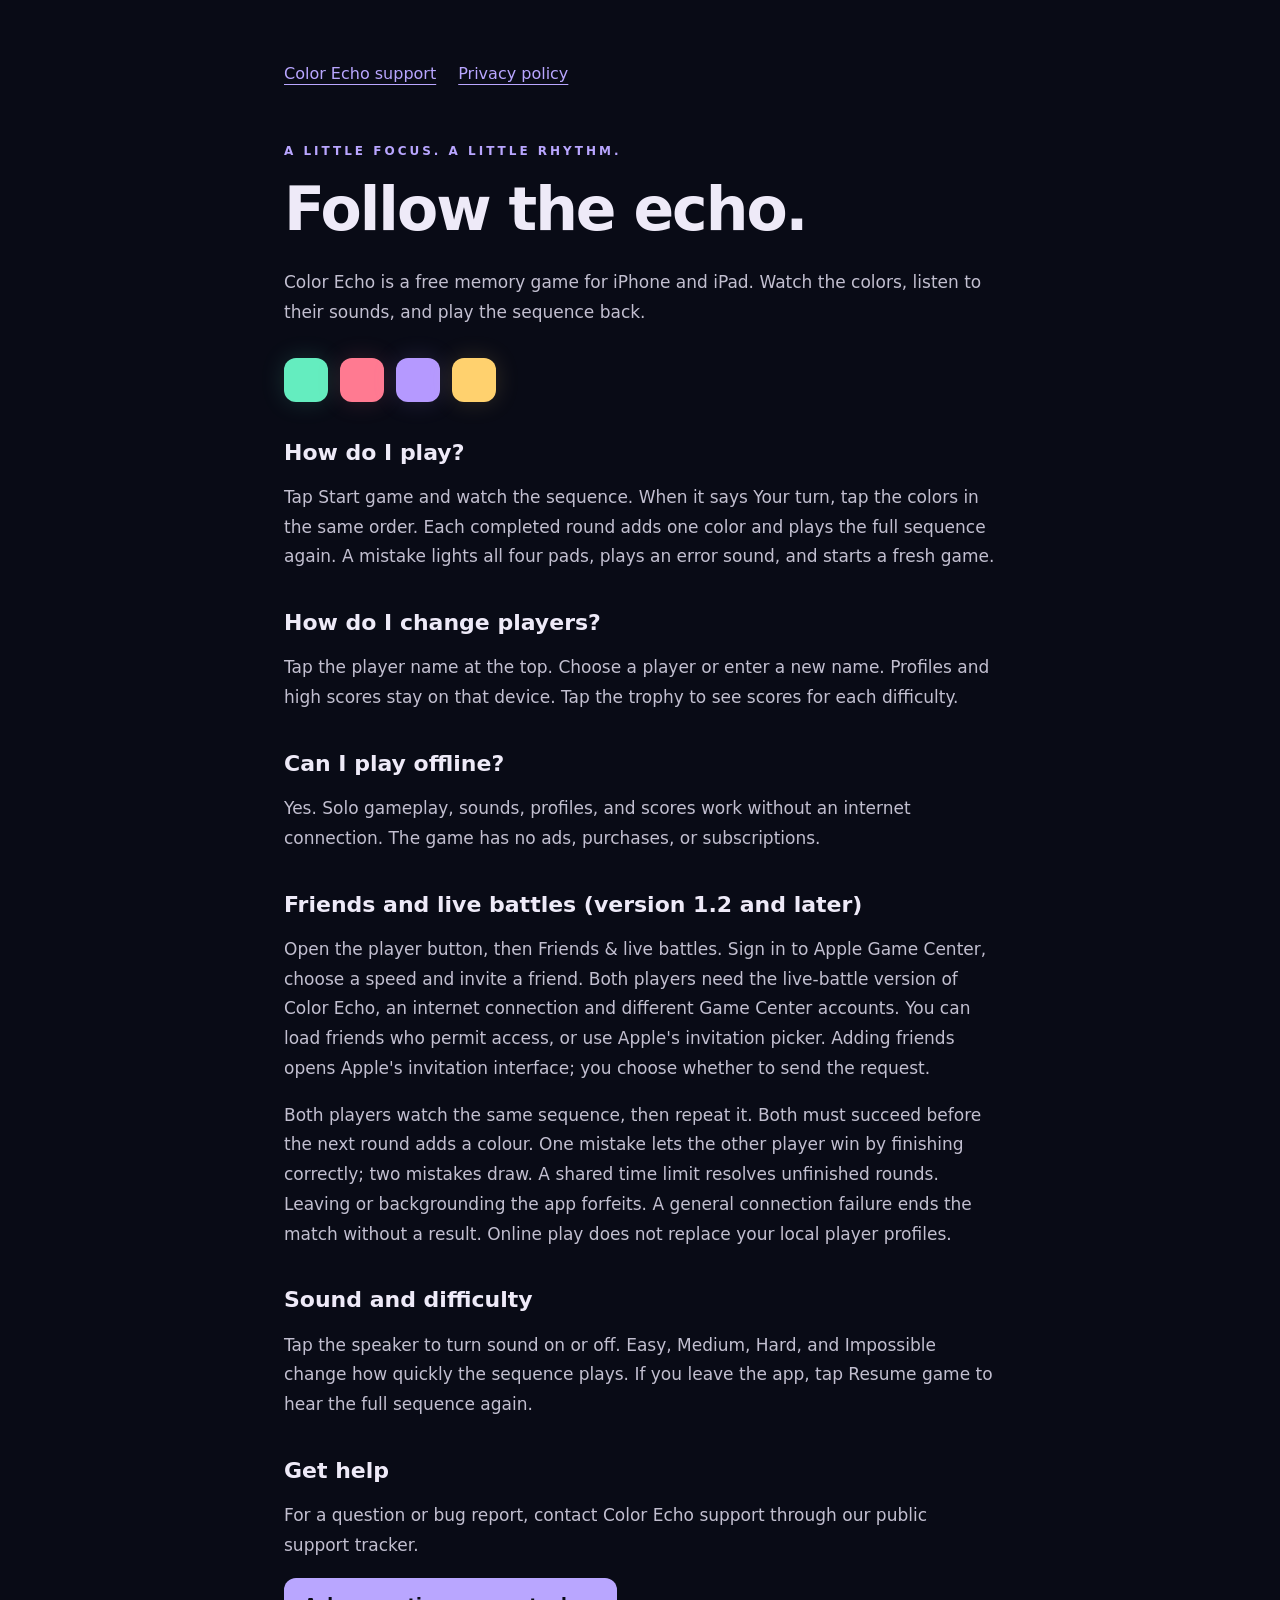
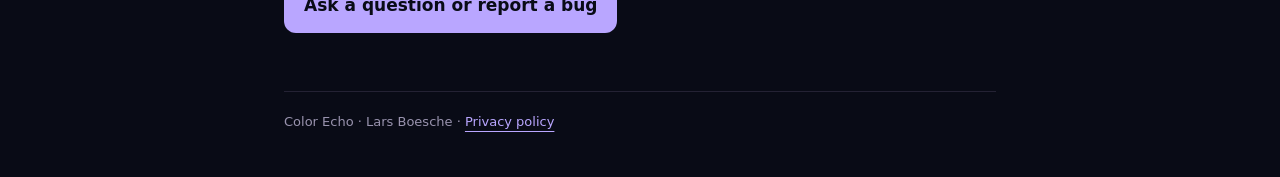
<file: index.html>
<!doctype html>
<html lang="en"><head><meta charset="utf-8"><meta name="viewport" content="width=device-width, initial-scale=1"><title>Color Echo — Support</title><meta name="description" content="Help for Color Echo, a free color and sound memory game for iPhone and iPad."><link rel="stylesheet" href="style.css"></head><body><main>
<nav><a href="index.html">Color Echo support</a><a href="privacy.html">Privacy policy</a></nav>
<p class="eyebrow">A LITTLE FOCUS. A LITTLE RHYTHM.</p><h1>Follow the echo.</h1><p>Color Echo is a free memory game for iPhone and iPad. Watch the colors, listen to their sounds, and play the sequence back.</p>
<div class="pads" aria-hidden="true"><span style="--c:#64edbf"></span><span style="--c:#ff7a91"></span><span style="--c:#b599ff"></span><span style="--c:#ffd16e"></span></div>
<h2>How do I play?</h2><p>Tap Start game and watch the sequence. When it says Your turn, tap the colors in the same order. Each completed round adds one color and plays the full sequence again. A mistake lights all four pads, plays an error sound, and starts a fresh game.</p>
<h2>How do I change players?</h2><p>Tap the player name at the top. Choose a player or enter a new name. Profiles and high scores stay on that device. Tap the trophy to see scores for each difficulty.</p>
<h2>Can I play offline?</h2><p>Yes. Solo gameplay, sounds, profiles, and scores work without an internet connection. The game has no ads, purchases, or subscriptions.</p>
<h2>Friends and live battles (version 1.2 and later)</h2><p>Open the player button, then Friends &amp; live battles. Sign in to Apple Game Center, choose a speed and invite a friend. Both players need the live-battle version of Color Echo, an internet connection and different Game Center accounts. You can load friends who permit access, or use Apple's invitation picker. Adding friends opens Apple's invitation interface; you choose whether to send the request.</p><p>Both players watch the same sequence, then repeat it. Both must succeed before the next round adds a colour. One mistake lets the other player win by finishing correctly; two mistakes draw. A shared time limit resolves unfinished rounds. Leaving or backgrounding the app forfeits. A general connection failure ends the match without a result. Online play does not replace your local player profiles.</p>
<h2>Sound and difficulty</h2><p>Tap the speaker to turn sound on or off. Easy, Medium, Hard, and Impossible change how quickly the sequence plays. If you leave the app, tap Resume game to hear the full sequence again.</p>
<h2>Get help</h2><p>For a question or bug report, contact Color Echo support through our public support tracker.</p><p><a class="button" href="https://github.com/space4092/color-echo-support/issues">Ask a question or report a bug</a></p>
<footer>Color Echo · Lars Boesche · <a href="privacy.html">Privacy policy</a></footer>
</main></body></html>
</file>
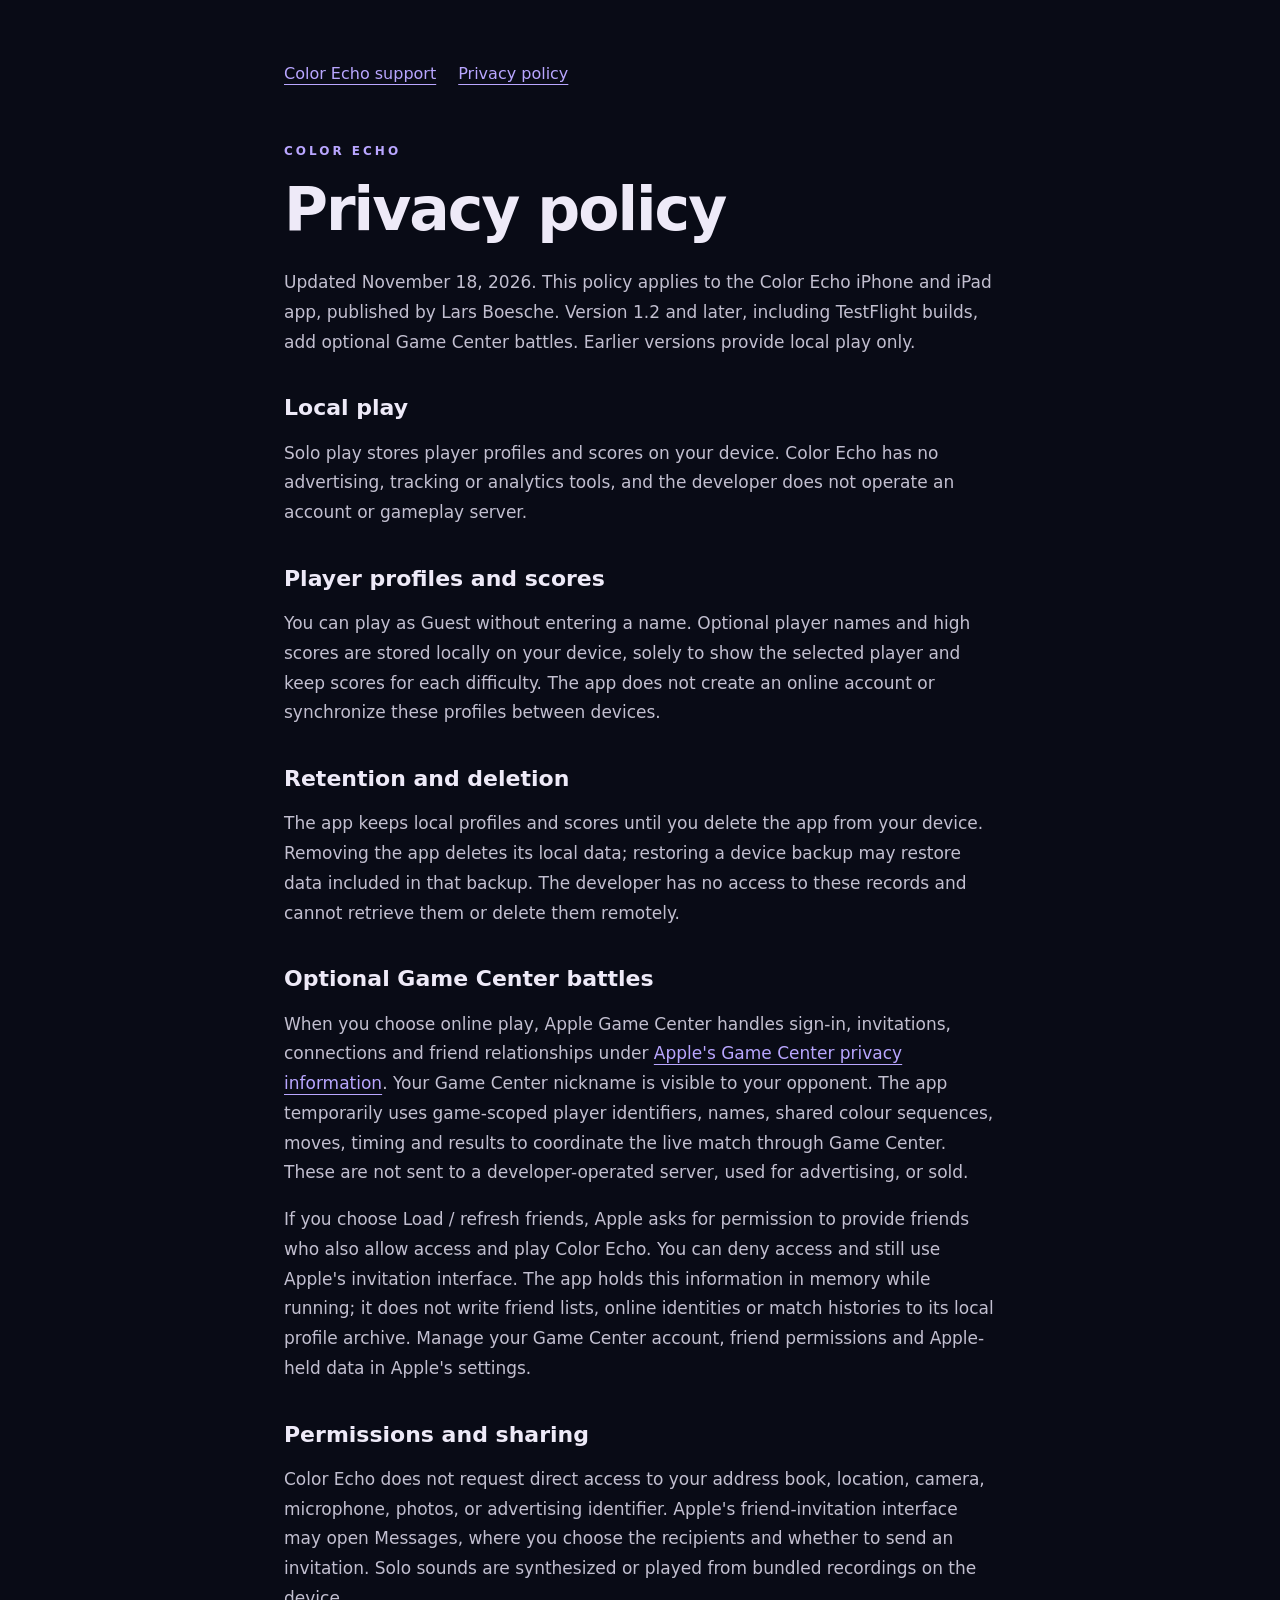
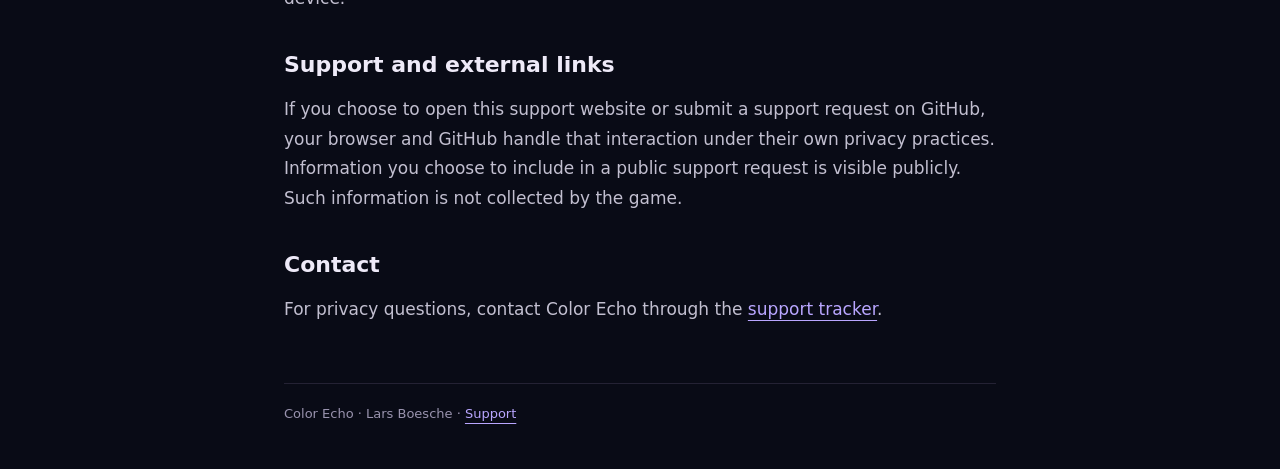
<file: privacy.html>
<!doctype html>
<html lang="en"><head><meta charset="utf-8"><meta name="viewport" content="width=device-width, initial-scale=1"><title>Color Echo — Privacy Policy</title><meta name="description" content="Privacy information for Color Echo local play and optional Game Center battles."><link rel="stylesheet" href="style.css"></head><body><main>
<nav><a href="index.html">Color Echo support</a><a href="privacy.html" aria-current="page">Privacy policy</a></nav>
<p class="eyebrow">COLOR ECHO</p><h1>Privacy policy</h1><p>Updated November 18, 2026. This policy applies to the Color Echo iPhone and iPad app, published by Lars Boesche. Version 1.2 and later, including TestFlight builds, add optional Game Center battles. Earlier versions provide local play only.</p>
<h2>Local play</h2><p>Solo play stores player profiles and scores on your device. Color Echo has no advertising, tracking or analytics tools, and the developer does not operate an account or gameplay server.</p>
<h2>Player profiles and scores</h2><p>You can play as Guest without entering a name. Optional player names and high scores are stored locally on your device, solely to show the selected player and keep scores for each difficulty. The app does not create an online account or synchronize these profiles between devices.</p>
<h2>Retention and deletion</h2><p>The app keeps local profiles and scores until you delete the app from your device. Removing the app deletes its local data; restoring a device backup may restore data included in that backup. The developer has no access to these records and cannot retrieve them or delete them remotely.</p>
<h2>Optional Game Center battles</h2><p>When you choose online play, Apple Game Center handles sign-in, invitations, connections and friend relationships under <a href="https://www.apple.com/legal/privacy/data/en/game-center/">Apple's Game Center privacy information</a>. Your Game Center nickname is visible to your opponent. The app temporarily uses game-scoped player identifiers, names, shared colour sequences, moves, timing and results to coordinate the live match through Game Center. These are not sent to a developer-operated server, used for advertising, or sold.</p><p>If you choose Load / refresh friends, Apple asks for permission to provide friends who also allow access and play Color Echo. You can deny access and still use Apple's invitation interface. The app holds this information in memory while running; it does not write friend lists, online identities or match histories to its local profile archive. Manage your Game Center account, friend permissions and Apple-held data in Apple's settings.</p>
<h2>Permissions and sharing</h2><p>Color Echo does not request direct access to your address book, location, camera, microphone, photos, or advertising identifier. Apple's friend-invitation interface may open Messages, where you choose the recipients and whether to send an invitation. Solo sounds are synthesized or played from bundled recordings on the device.</p>
<h2>Support and external links</h2><p>If you choose to open this support website or submit a support request on GitHub, your browser and GitHub handle that interaction under their own privacy practices. Information you choose to include in a public support request is visible publicly. Such information is not collected by the game.</p>
<h2>Contact</h2><p>For privacy questions, contact Color Echo through the <a href="https://github.com/space4092/color-echo-support/issues">support tracker</a>.</p>
<footer>Color Echo · Lars Boesche · <a href="index.html">Support</a></footer>
</main></body></html>
</file>
<file: style.css>
:root{color-scheme:dark;font-family:system-ui,-apple-system,BlinkMacSystemFont,"Segoe UI",sans-serif;background:#090b16;color:#eeeaf8}*{box-sizing:border-box}body{margin:0}main{max-width:760px;margin:auto;padding:64px 24px 48px}nav{display:flex;gap:22px;flex-wrap:wrap;margin-bottom:58px}a{color:#b9a6ff;text-underline-offset:5px}h1{font-size:clamp(36px,8vw,60px);letter-spacing:-2px;margin:12px 0 24px}h2{font-size:22px;margin-top:38px}p,li{font-size:17px;line-height:1.75;color:#c2bfd0}.eyebrow{color:#b9a6ff;font-size:12px;font-weight:700;letter-spacing:3px}.pads{display:flex;gap:12px;margin:30px 0}.pads span{width:44px;height:44px;border-radius:12px;background:var(--c);box-shadow:0 0 25px color-mix(in srgb,var(--c) 16%,transparent)}footer{margin-top:58px;border-top:1px solid #242234;padding-top:22px;font-size:13px;color:#9993ae}.button{display:inline-block;text-decoration:none;padding:13px 20px;border-radius:12px;background:#b9a6ff;color:#090b16;font-weight:700}
</file>
